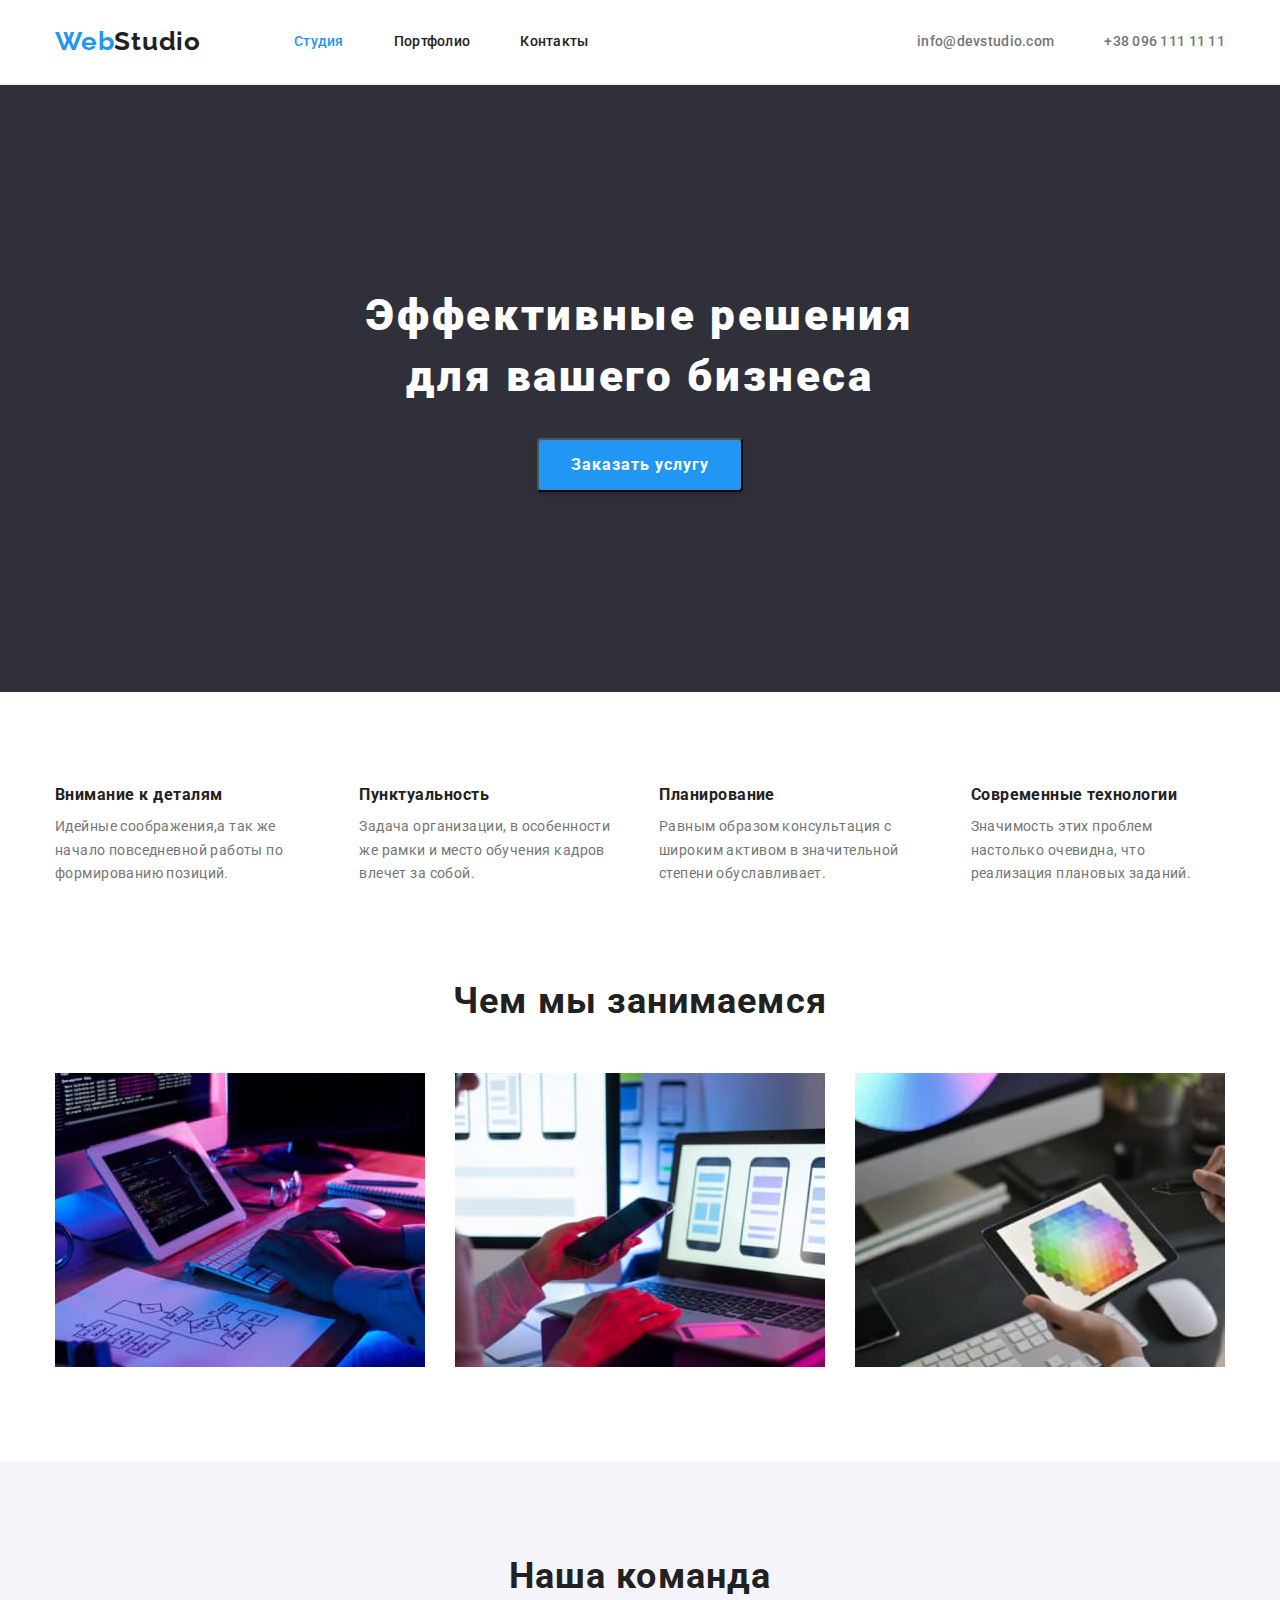
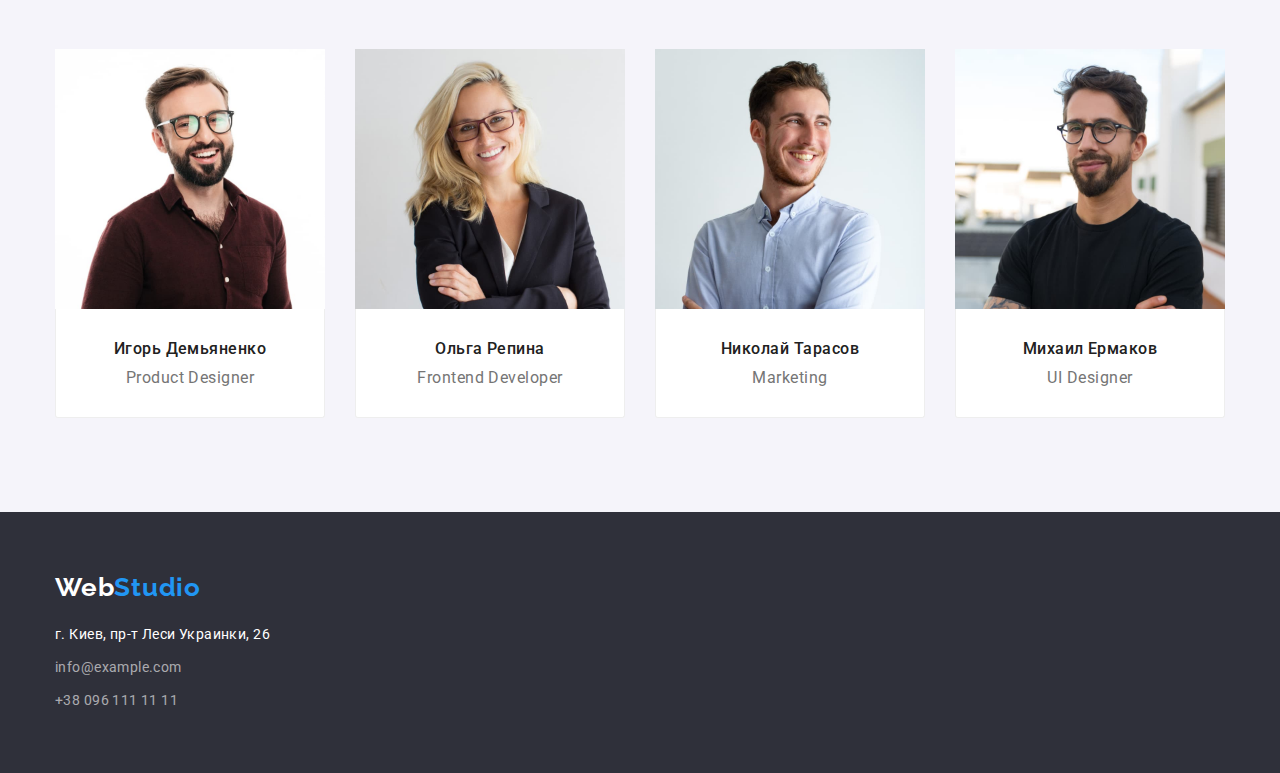
<file: index.html>
<!DOCTYPE html>
<html lang="en">
<head>
    <meta charset="UTF-8">
    <meta http-equiv="X-UA-Compatible" content="IE=edge">
    <meta name="viewport" content="width=device-width, initial-scale=1.0">
    <title>WebStudio</title>
    <link rel="stylesheet" href="https://cdnjs.cloudflare.com/ajax/libs/modern-normalize/1.1.0/modern-normalize.min.css">
    <link rel="preconnect" href="https://fonts.googleapis.com">
    <link rel="preconnect" href="https://fonts.gstatic.com" crossorigin>
    <link href="https://fonts.googleapis.com/css2?family=Raleway:wght@700&family=Roboto:wght@400;500;700;900&display=swap"
        rel="stylesheet">
    <link rel="stylesheet" href="./css/styles.css">
</head>
<body>
    <header class="header">
        <div class=" div-header container">
            <nav class="nav">
                <a href="" class="nav-logo"><span class="span-logo">Web</span>Studio</a>
                <ul class="nav-list">
                    <li class="nav-item">
                       <a href="./index.html" class="nav-link current" >Студия</a>
                    </li>
                     <li class="nav-item">
                       <a href="./portfolio.html" class="nav-link">Портфолио</a>
                    </li>
                    <li class="nav-item">
                       <a href="" class="nav-link">Контакты</a>
                    </li>
                </ul>
            </nav>
                <ul class="adr-list">
                    <li class="adr-item">
                         <a href="mailto:info@devstudio.com" class="adr-link">info@devstudio.com</a>
                    </li>
                    <li class="adr-item">
                        <a href="tel:+380961111111"  class="adr-link">+38 096 111 11 11</a>
                    </li>
                </ul>
        </div>
    </header>

    <main>
        <section class="hero">
            <h1 class="hero-one">
                Эффективные решения<br>для вашего бизнесa
            </h1>
            <button type="button" class="hero-button">
                Заказать услугу
            </button>
        </section >
        <section class="content  section">
            <div class="container">
           <ul class="content-list">
               <li class="content-item">
    
                        <h3 class="content-title">
                             Внимание к деталям
                        </h3>
                        <p class="content-text">
                            Идейные соображения,а так же начало повседневной работы по формированию позиций.
                        </p>
                    
               </li>
               <li class="content-item">
                  
                        <h3 class="content-title">
                            Пунктуальность
                        </h3>
                        <p class="content-text">
                            Задача организации, в особенности же рамки и место обучения кадров влечет за собой.
                        </p>
                   
               </li>
               <li class="content-item">
                   
                        <h3 class="content-title">
                            Планирование
                        </h3>
                        <p class="content-text">
                            Равным образом консультация с широким активом в значительной степени обуславливает.
                        </p>
                   
               </li>
               <li class="content-item">
                 
                        <h3 class="content-title">
                            Современные технологии
                        </h3>
                        <p class="content-text">
                            Значимость этих проблем настолько очевидна, что реализация плановых заданий.
                        </p>
                   
               </li>
           </ul>
        </div>
        </section>

        <section class="action section" >
            <div class="container">
            <h2 class="action-title">
                Чем мы занимаемся
            </h2>
            <ul class="action-list">
                <li class="action-item">
                    <img src="./images/desk-office.png.jpg" alt="programer working in his desk office" width="370" height="294">
                </li>
                <li class="action-item">
                    <img src="./images/web-ui-designers.png.jpg" alt="web ui designers are developing application" width="370" height="294">
                </li>
                <li class="action-item">
                    <img src="./images/tablet.png.jpg" alt="graphic tablet" width="370" height="294">
                </li>
            </ul>
            </div>
        </section>
        <section class="group section">
            <div class="container">
                    <h2 class="group-title">
                        Наша команда
                     </h2>
                <ul class="group-list">
                    <li class="group-item">
                        <img src="./images/Igor-Demianenko.jpg" alt="photo of Igor Demianenko" width="270" height="260">
                       <div class="group-sign">
                        <h3 class="group-name">
                                Игорь Демьяненко
                        </h3>
                        <p class="group-position">
                             Product Designer
                        </p>
                        </div>
                    </li>
                    <li class="group-item">
                    
                        <img src="./images/Olga-Repina.jpg" alt="photo of Olga Repina" width="270" height="260">
                        <div class="group-sign">
                        <h3 class="group-name">
                            Ольга Репина
                        </h3>
                        <p class="group-position">
                            Frontend Developer
                        </p>
                        </div>
                    </li>
                    <li class="group-item">
                      
                        <img src="./images/Nikolay-Tarasov.jpg" alt="photo of Nikolay Tarasov"  width="270" height="260">
                        <div class="group-sign">
                        <h3 class="group-name">
                            Николай Тарасов
                        </h3>
                        <p class="group-position">
                            Marketing
                        </p>
                        </div>
                    </li>
                    <li class="group-item">
                   
                        <img src="./images/Mikhail-Ermakov.jpg" alt="photo of Mikhail Ermakov" width="270" height="260">
                        <div class="group-sign">
                        <h3 class="group-name">
                            Михаил Ермаков
                        </h3>
                        <p class="group-position">
                            UI Designer
                        </p>
                        </div>
                    </li>
                
                </ul>
            </div>
        </section>
        
    </main>

    <Footer class="footer" >
        <div class="container">
            <a href="" class="footer-logo"><span class="span-flogo">Web</span>Studio</a>
            <address class="footer-adr">
                <ul class="footer-list">
                    <li class="footer-office">   
                        г. Киев, пр-т Леси Украинки, 26
                    </li>
                    <li>
                        <a href="mailto:info@example.com" class="footer-mail">info@example.com</a>
                    </li>
                    <li>
                        <a href="tel:+380961111111" class="footer-link">+38 096 111 11 11</a>
                    </li>
                </ul>
            </address> 
        </div>
    </Footer>
</body>
</html>
</file>
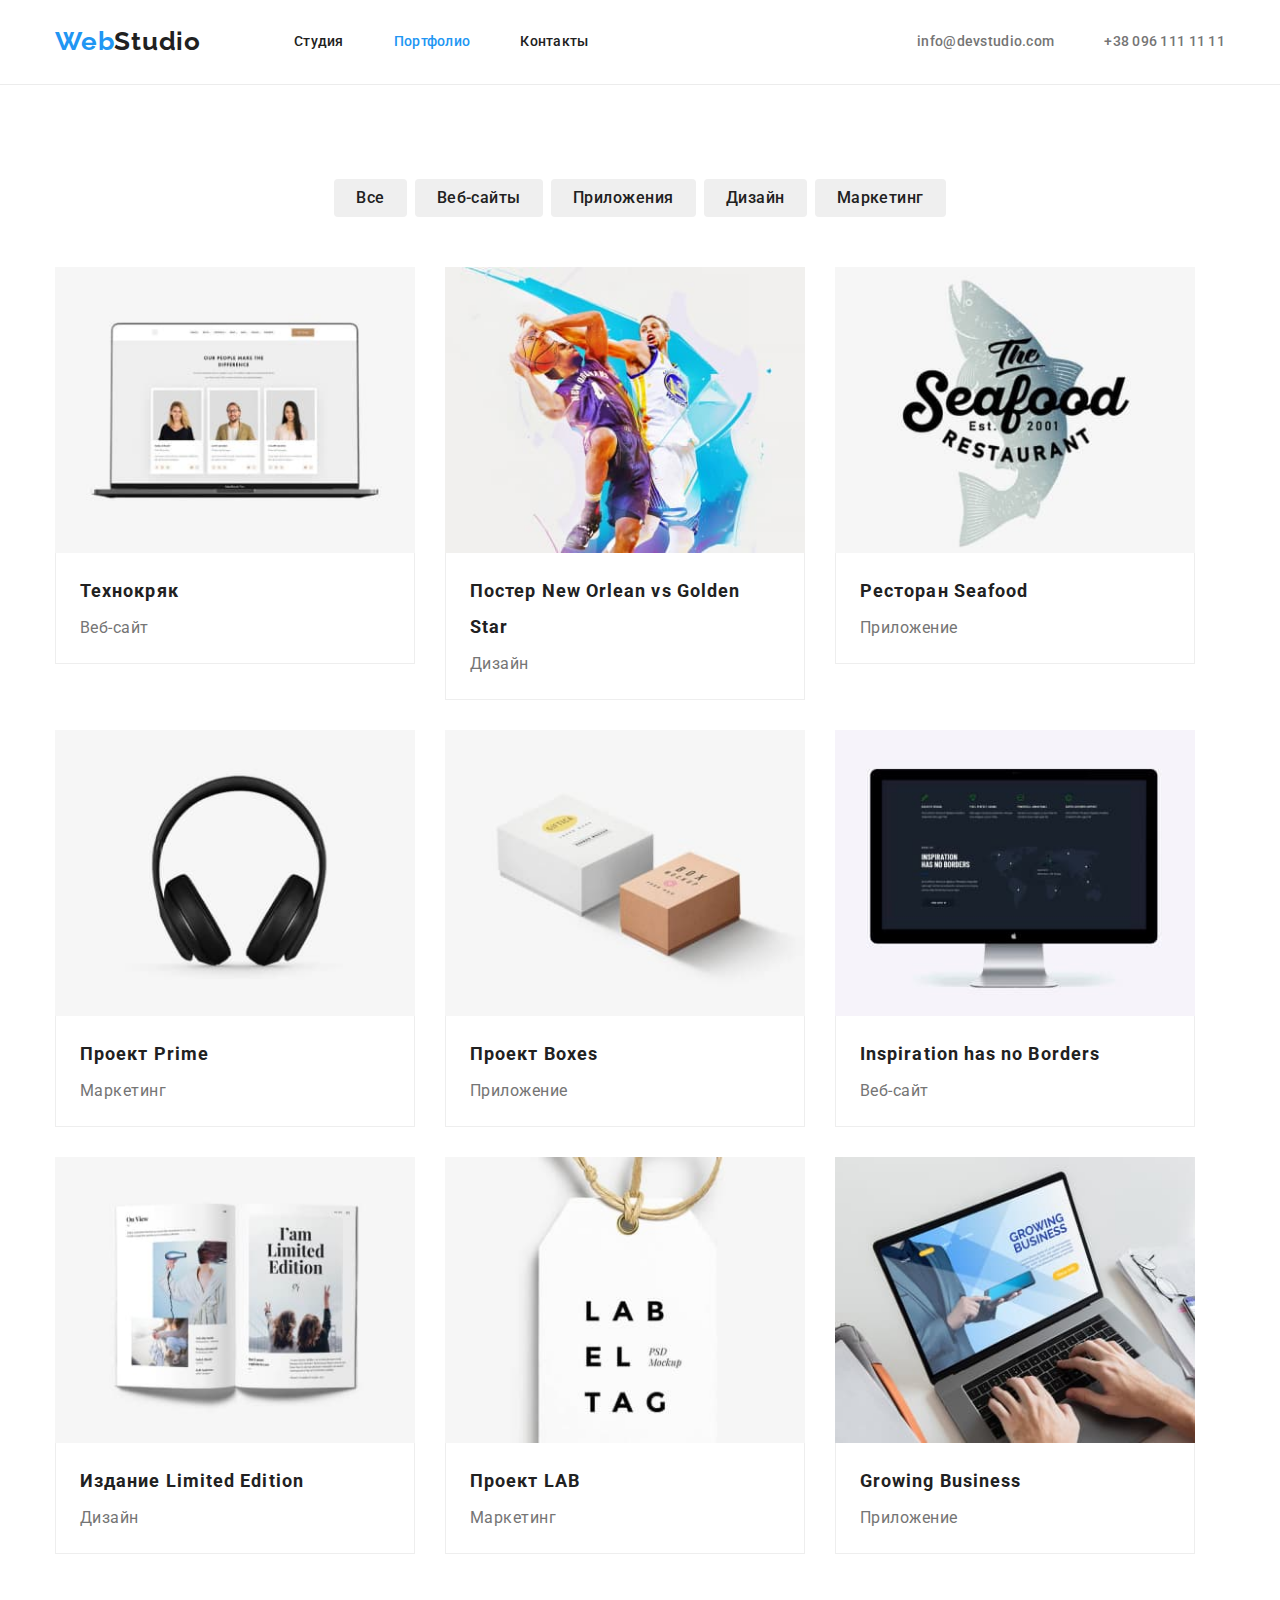
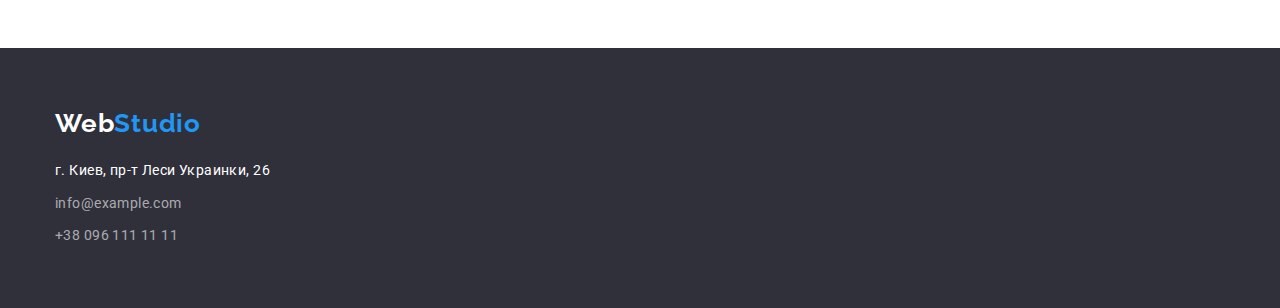
<file: portfolio.html>
<!DOCTYPE html>
<html lang="en">
<head>
    <meta charset="UTF-8">
    <meta http-equiv="X-UA-Compatible" content="IE=edge">
    <meta name="viewport" content="width=device-width, initial-scale=1.0">
    <title>Portfolio</title>
    <link rel="stylesheet" href="https://cdnjs.cloudflare.com/ajax/libs/modern-normalize/1.1.0/modern-normalize.min.css">
    <link rel="preconnect" href="https://fonts.googleapis.com">
    <link rel="preconnect" href="https://fonts.gstatic.com" crossorigin>
    <link href="https://fonts.googleapis.com/css2?family=Raleway:wght@700&family=Roboto:wght@400;500;700;900&display=swap"
        rel="stylesheet">
   <link rel="stylesheet" href="./css/styles.css">
</head>
<body>
    <header class="header" >
        <div class=" div-header container">
            <nav class="nav">
               <a href="" class="nav-logo"><span class="span-logo">Web</span>Studio</a>
                <ul class="nav-list">
                   <li class="nav-item">
                        <a href="./index.html" class="nav-link">Студия</a>
                    </li>
                    <li class="nav-item">
                        <a href="./portfolio.html" class="nav-link current">Портфолио</a>
                    </li>
                    <li class="nav-item">
                        <a href="" class="nav-link">Контакты</a>
                    </li>
                </ul>
            </nav>
                <ul class="adr-list">
                    <li class="adr-item">
                        <a href="mailto:info@devstudio.com" class="adr-link">info@devstudio.com</a>
                    </li>
                    <li class="adr-item">
                        <a href="tel:+380961111111" class="adr-link">+38 096 111 11 11</a>
                    </li>
                </ul>
        </div>
    
    </header>
    
    <main>
    
        <section class="section">
           
            <h1 class="visually-hidden">
                Портфолио
             </h1>
            <div class="container">
            <ul class="section-list">
                <li class="section-item">
                    <button type="button" class="filter-button">
                        Все
                    </button>
                </li>
                <li  class="section-item">
                    <button type="button"  class="filter-button">
                        Веб-сайты
                    </button>
                </li>
                <li  class="section-item">
                    <button type="button"  class="filter-button">
                       Приложения
                    </button>
                </li>
                <li  class="section-item">
                    <button type="button"  class="filter-button">
                        Дизайн
                    </button>
                </li>
                <li  class="section-item">
                    <button type="button"  class="filter-button">
                       Маркетинг
                    </button>
                </li>
            </ul>
            
      
            <ul class="portfolio-list">
                <li class="portfolio-item">
                    <a href="" class="portfolio-link">
                        <img src="./images/our-piople.jpg" alt="photos-on-screen" width="370" height="294">
                        <div class="portfolio-sign">
                        <h2 class="portfolio-title">
                           Технокряк
                        </h2>
                        <p class="portfolio-text">
                            Веб-сайт
                        </p>
                        </div>
                    </a>
                </li>
                <li class="portfolio-item">
                    <a href="" class="portfolio-link">
                         <img src="./images/basketboll.jpg" alt="basketboll-playing" width="370" height="294">
                        <div class="portfolio-sign">
                        <h2 class="portfolio-title">
                            Постер New Orlean vs Golden Star
                        </h2>
                        <p class="portfolio-text">
                            Дизайн
                        </p>
                        </div>
                    </a>
                </li>
                <li class="portfolio-item">
                    <a href="" class="portfolio-link">
                        <img src="./images/seafood.jpg" alt="seafood-restaurant" width="370" height="294">
                        <div class="portfolio-sign">
                        <h2 class="portfolio-title">
                            Ресторан Seafood
                        </h2>
                        <p class="portfolio-text">
                            Приложение
                        </p>
                        </div>
                    </a>
                </li>
                <li class="portfolio-item">
                    <a href="" class="portfolio-link">
                        <img src="./images/headphones.jpg" alt="headphones" width="370" height="294">
                        <div class="portfolio-sign">
                        <h2 class="portfolio-title">
                            Проект Prime
                        </h2>
                        <p class="portfolio-text">
                            Маркетинг
                        </p>
                        </div>
                    </a>
                </li>
                <li class="portfolio-item">
                    <a href="" class="portfolio-link">
                        <img src="./images/boxes.jpg" alt="two-small-boxes" width="370" height="294">
                        <div class="portfolio-sign">
                        <h2 class="portfolio-title">
                            Проект Boxes
                        </h2>
                        <p class="portfolio-text">
                            Приложение
                        </p>
                        </div>
                    </a>
                </li>
                <li class="portfolio-item">
                    <a href="" class="portfolio-link">
                        <img src="./images/monitor.jpg" alt="desktop-monitor" width="370" height="294">
                        <div class="portfolio-sign">
                        <h2 class="portfolio-title">
                            Inspiration has no Borders
                        </h2>
                        <p class="portfolio-text">
                            Веб-сайт
                        </p>
                        </div>
                    </a>
                </li>
                <li class="portfolio-item">
                    <a href="" class="portfolio-link">
                        <img src="./images/book.jpg" alt="book" width="370" height="294">
                        <div class="portfolio-sign">
                        <h2 class="portfolio-title">
                            Издание Limited Edition
                        </h2>
                        <p class="portfolio-text">
                            Дизайн
                        </p>
                        </div>
                    </a>
                </li>
                <li class="portfolio-item">
                    <a href="" class="portfolio-link">
                        <img src="./images/label-tag.jpg" alt="label-tag" width="370" height="294">
                        <div class="portfolio-sign">
                        <h2 class="portfolio-title">
                            Проект LAB
                        </h2>
                        <p class="portfolio-text">
                            Маркетинг
                        </p>
                        </div>
                    </a>
                </li>
                
                <li class="portfolio-item">
                    <a href="" class="portfolio-link">
                        <img src="./images/laptop.jpg" alt="working-in-laptop" width="370" height="294">
                        <div class="portfolio-sign">
                        <h2 class="portfolio-title">
                            Growing Business
                        </h2>
                        <p class="portfolio-text">
                            Приложение
                        </p>
                        </div>
                    </a>
                </li>
            </ul>
            </div>
        </section>
    
    </main>
    
    <Footer class="footer">
        <div class="container">
            <a href="" class="footer-logo"><span class="span-flogo">Web</span>Studio</a>
            <address class="footer-adr">
                <ul class="footer-list">
                    <li class="footer-office">
                        г. Киев, пр-т Леси Украинки, 26
                    </li>
                    <li>
                        <a href="mailto:info@example.com" class="footer-mail">info@example.com</a>
                    </li>
                    <li>
                        <a href="tel:+380961111111" class="footer-link">+38 096 111 11 11</a>
                    </li>
                 </ul>
            </address>
        </div>
    </Footer>
    
</body>
</html>
</file>
<file: css/styles.css>
/**,
*::before,
*::after {
  box-sizing: border-box;
}*/

img {
  display: block;
  max-width: 100%;
  height: auto;
}

h1,
h2,
h3,
p,
ul {
  margin: 0;
}
:root {
  --main-color: #757575; /* links nav, text,*/
  --background-main-color: #ffffff; /* background nav, hero title, title button,footer adress */
  --second-color: #212121; /*titles nav,titles , */
  --accent-color: #2196f3; /* links hover focus,*/
  --background-second-color: #2f303a; /*background */
}

body {
  font-family: 'Roboto', sans-serif;
  font-size: 14px;
  line-height: 1.7;
  letter-spacing: 0.03em;
  color: var(--main-color);
}

/*все списки без маркеров*/
ul {
  padding: 0;
  margin: 0;
  list-style: none;
}
.container {
  width: 1200px;
  padding-left: 15px;
  padding-right: 15px;
  margin-left: auto;
  margin-right: auto;
}

.section {
  padding-top: 94px;
  padding-bottom: 94px;
}
.header {
  margin: 0 auto;
  background-color: var(--background-main-color);
  max-width: 1600px;
  border-bottom-width: 1px;
  border-bottom-style: solid;
  border-bottom-color: #ececec;
}

.div-header {
  display: flex;
  justify-content: space-between;
}
.nav {
  display: flex;
  align-items: center;
}
.nav-list {
  display: flex;
}

.nav-link {
  padding: 32px 0;
  display: block;
}
.nav-item:not(:last-child) {
  margin-right: 50px;
}
.adr-item:not(:last-child) {
  margin-right: 50px;
}

.adr-list {
  display: flex;
  align-items: center;
}
/*логотип*/

.nav-logo {
  margin-right: 93px;
  font-family: 'Raleway', sans-serif;
  font-weight: 700;
  font-size: 26px;
  line-height: 1.2;
  letter-spacing: 0.03em;
  color: var(--second-color);
}
.span-logo {
  color: var(--accent-color);
}

/*навигация-ссылки */
a {
  text-decoration: none;
}

.nav-link.current {
  color: var(--accent-color);
}
.nav-link,
.adr-link {
  padding: 32px 0;
  font-weight: 500;
  font-size: 14px;
  line-height: 1.4;
  letter-spacing: 0.02em;
}

.nav-link {
  color: var(--second-color);
}

.nav-link:hover,
.nav-link:focus {
  color: var(--accent-color);
}

.adr-link {
  color: inherit;
}

.adr-link:hover,
.adr-link:focus {
  color: var(--accent-color);
}

/* Герой*/

.hero {
  margin: 0 auto;
  text-align: center;
  max-width: 1600px;
  padding-top: 200px;
  padding-bottom: 200px;
  padding-right: 0;
  padding-left: 0;
  background-color: var(--background-second-color);
}
.hero-one {
  margin-bottom: 30px;
  font-weight: 900;
  font-size: 44px;
  line-height: 1.4;
  letter-spacing: 0.06em;
  color: var(--background-main-color);
}

.hero-button {
  padding: 10px 32px;
  min-width: 200px;
  text-align: center;
  box-shadow: 0px 4px 4px rgba(0, 0, 0, 0.15);
  border-radius: 4px;

  font-weight: 700;
  font-size: 16px;
  line-height: 1.9;
  letter-spacing: 0.06em;
  color: var(--background-main-color);
  background-color: var(--accent-color);
  cursor: pointer;
}

/* секция-текст */
.content {
  background-color: var(--background-main-color);
}

.content-list {
  display: flex;
}
.content-item:not(:last-child) {
  margin-right: 30px;
}

.content-title {
  margin-bottom: 10px;
  font-weight: 700;
  line-height: 1.14;
  letter-spacing: 0.03em;
  color: var(--second-color);
}

/* чем мы занимаемся-илюстрации*/

.action {
  padding-top: 0;
}
.action-title,
.group-title {
  margin-bottom: 50px;
  text-align: center;
  font-weight: 700;
  font-size: 36px;
  line-height: 1.2;
  letter-spacing: 0.03em;
  color: var(--second-color);
}
.action-list {
  display: flex;
}

.action-item:not(:last-child),
.group-item:not(:last-child) {
  margin-right: 30px;
}
/*наша команда*/

.group {
  background-color: #f5f4fa;
}
.group-list {
  display: flex;
}
.group-sign {
  padding-top: 30px;
  padding-bottom: 30px;

  border-right-width: 1px;
  border-right-style: solid;
  border-right-color: #eeeeee;

  border-bottom-width: 1px;
  border-bottom-style: solid;
  border-bottom-color: #eeeeee;

  border-left-width: 1px;
  border-left-style: solid;
  border-left-color: #eeeeee;

  border-bottom-right-radius: 3px;
  border-bottom-left-radius: 3px;
  background-color: var(--background-main-color);
}
.group-name {
  text-align: center;
  margin-bottom: 10px;
  font-weight: 500;
  font-size: 16px;
  line-height: 1.2;
  letter-spacing: 0.03em;
  color: var(--second-color);
}

.group-position {
  text-align: center;
  font-size: 16px;
  line-height: 1.2;
  letter-spacing: 0.03em;
}

/* футер */

.footer-logo {
  display: block;
  margin-bottom: 20px;
  font-family: 'Raleway', sans-serif;
  font-weight: 700;
  font-size: 26px;
  line-height: 1.2;
  letter-spacing: 0.03em;
  text-decoration: none;
  color: var(--accent-color);
}
.span-flogo {
  color: var(--background-main-color);
}

.footer-adr {
  font-style: normal;
  line-height: 1.7;
  letter-spacing: 0.03em;
}

.footer-office {
  padding-bottom: 9px;
  color: var(--background-main-color);
}
.footer-mail {
  display: inline-block;
  padding-bottom: 9px;
  color: rgba(255, 255, 255, 0.6);
}

.footer-link {
  display: inline-block;
  padding-bottom: 0;
  color: rgba(255, 255, 255, 0.6);
}
.footer-mail:hover,
.footer-mail:focus,
.footer-link:hover,
.footer-link:focus {
  color: var(--accent-color);
}
.footer {
  margin: 0 auto;
  padding-top: 60px;
  padding-right: 0;
  padding-bottom: 60px;
  padding-left: 0;
  background-color: var(--background-second-color);
  max-width: 1600px;
}
/*портфолио*/
/*кнопки*/

.visually-hidden {
  position: absolute;
  clip: rect(0 0 0 0);
  width: 1px;
  height: 1px;
  margin: -1px;
}

.filter-button {
  padding: 6px 22px;
  border-radius: 4px;
  border: transparent;

  font-family: inherit;
  font-style: normal;
  font-weight: 500;
  font-size: 16px;
  line-height: 1.62;
  letter-spacing: 0.03em;
  color: var(--second-color);
  cursor: pointer;
}

.filter-button:hover,
.filter-button:focus {
  color: var(--background-main-color);
  background-color: var(--accent-color);
}

.section-list {
  display: flex;
  justify-content: center;
  padding-bottom: 50px;
}
.section-item:not(:last-child) {
  margin-right: 8px;
}
/*портфолио-галерея*/

.portfolio {
  background-color: var(--background-main-color);
}
.portfolio-list {
  display: flex;
  flex-wrap: wrap;
}

.portfolio-item {
  width: calc((100% - 90px) / 3);
  margin-right: 30px;
  margin-bottom: 30px;
}
.portfolio-item:nth-last-child(-n + 3) {
  margin-bottom: 0;
}
.portfolio-link {
  display: block;
  text-decoration: none;
  color: inherit;
}
.portfolio-sign {
  display: block;

  padding-top: 20px;
  padding-right: 24px;
  padding-bottom: 20px;
  padding-left: 24px;

  border-right-width: 1px;
  border-right-style: solid;
  border-right-color: #eeeeee;

  border-bottom-width: 1px;
  border-bottom-style: solid;
  border-bottom-color: #eeeeee;

  border-left-width: 1px;
  border-left-style: solid;
  border-left-color: #eeeeee;
}
.portfolio-title {
  margin-bottom: 4px;
  font-style: normal;
  font-weight: 700;
  font-size: 18px;
  line-height: 2;
  letter-spacing: 0.06em;
  color: var(--second-color);
}

.portfolio-text {
  font-style: normal;
  font-weight: normal;
  font-size: 16px;
  line-height: 30px;
  letter-spacing: 0.03em;
  color: var(--text-link-color);
}
</file>
